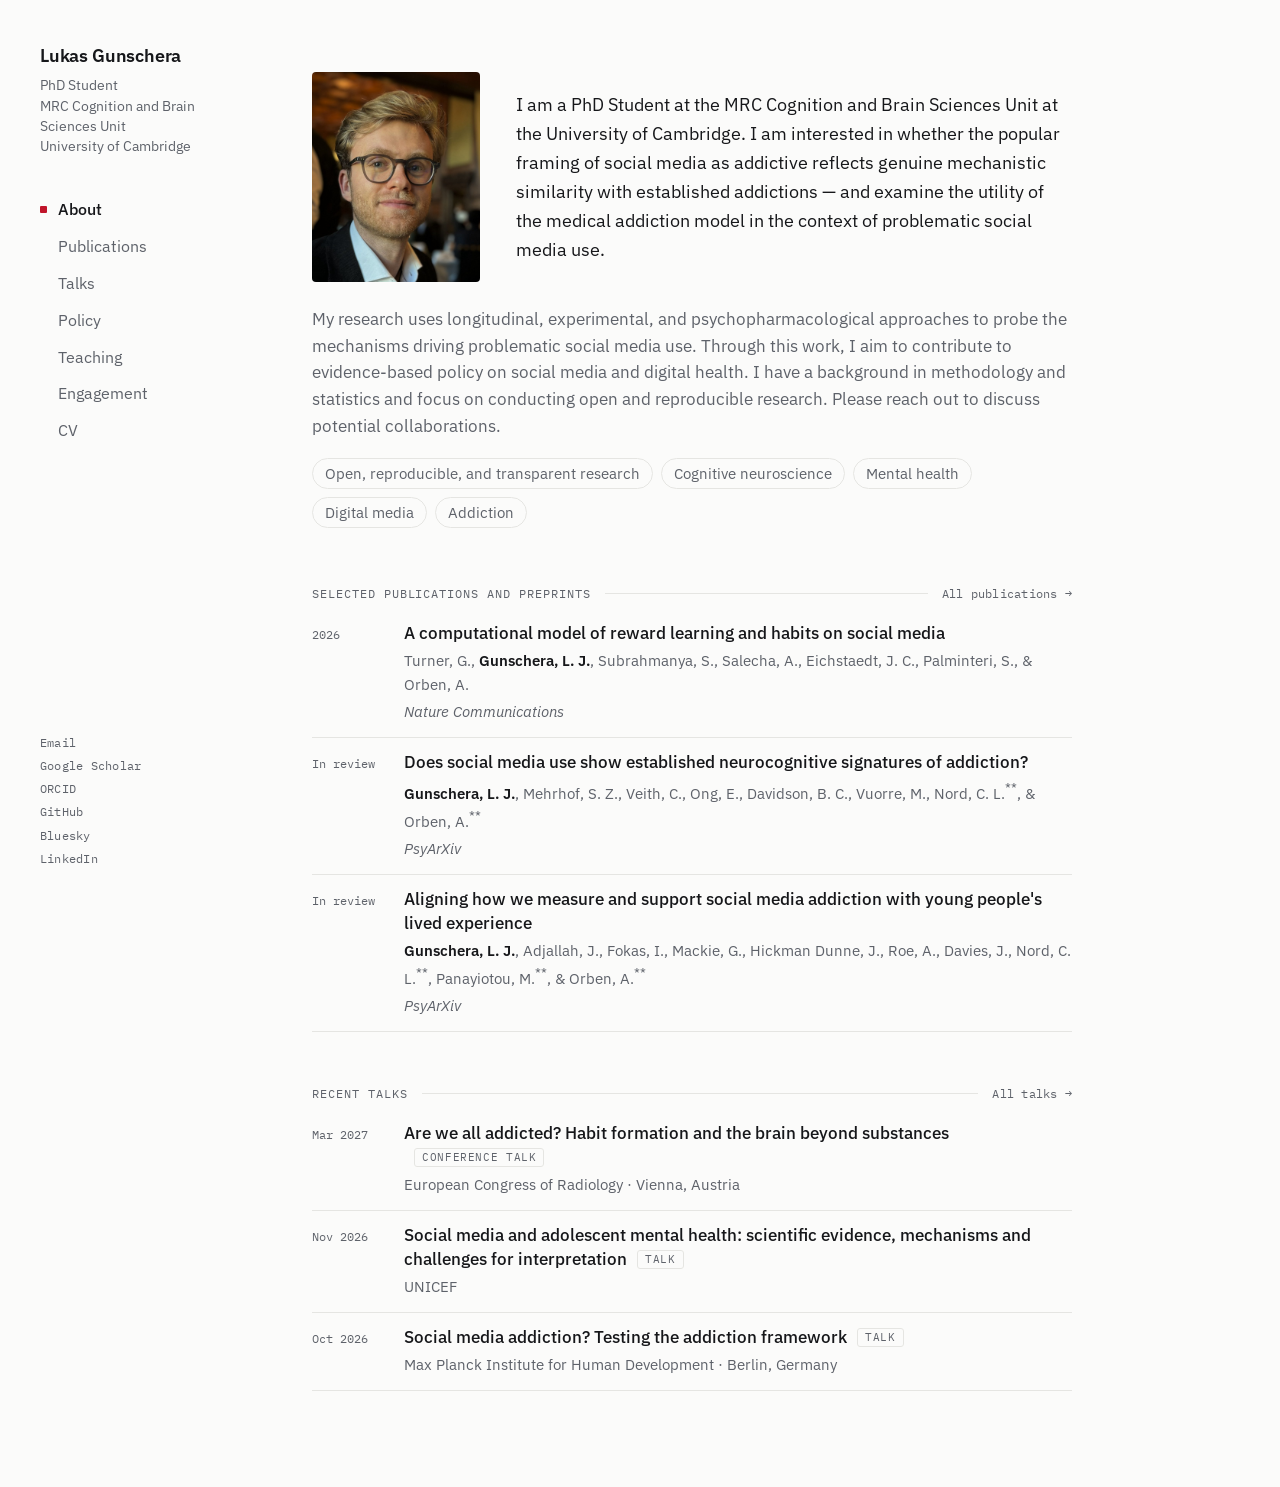
<file: index.html>
<!doctype html>
<html lang="en-GB">
<head>
<meta charset="utf-8">
<meta name="viewport" content="width=device-width, initial-scale=1, viewport-fit=cover">
<title>Lukas Gunschera</title>
<meta name="description" content="Lukas Gunschera, PhD Student at the MRC Cognition and Brain Sciences Unit, University of Cambridge.">
<link rel="canonical" href="https://lukasgunschera.com/">
<meta property="og:title" content="Lukas Gunschera">
<meta property="og:description" content="Lukas Gunschera, PhD Student at the MRC Cognition and Brain Sciences Unit, University of Cambridge.">
<meta property="og:image" content="https://lukasgunschera.com/media/portrait.jpg">
<link rel="icon" href="data:image/svg+xml,%3Csvg xmlns='http://www.w3.org/2000/svg' viewBox='0 0 32 32'%3E%3Crect width='32' height='32' rx='6' fill='%2316171A'/%3E%3Crect x='12' y='12' width='8' height='8' fill='%23C0152A'/%3E%3C/svg%3E">
<link rel="preconnect" href="https://fonts.googleapis.com">
<link rel="preconnect" href="https://fonts.gstatic.com" crossorigin>
<link rel="stylesheet" href="https://fonts.googleapis.com/css2?family=IBM+Plex+Mono:wght@400;500&family=IBM+Plex+Sans:ital,wght@0,400;0,500;0,600;1,400&display=swap">
<link rel="stylesheet" href="/assets/site.css">
<script type="speculationrules">{"prerender":[{"where":{"and":[{"href_matches":"/*"},{"not":{"href_matches":"/media/*"}}]},"eagerness":"moderate"}]}</script>
<script type="application/ld+json">
{"@context":"https://schema.org","@type":"Person","name":"Lukas J. Gunschera","url":"https://lukasgunschera.com/",
 "image":"https://lukasgunschera.com/media/portrait.jpg","jobTitle":"PhD Student",
 "affiliation":{"@type":"Organization","name":"MRC Cognition and Brain Sciences Unit, University of Cambridge"},
 "sameAs":["https://orcid.org/0000-0002-8241-0833","https://scholar.google.com/citations?user=wRydfNQAAAAJ",
           "https://github.com/lukasgunschera","https://bsky.app/profile/lukasgunschera.com","https://www.linkedin.com/in/lukasgunschera/"]}
</script>
</head>
<body>
<div class="shell" data-page="home">
<a class="sr" href="#main">Skip to content</a>
<aside class="side">
  <div>
    <a class="me" href="/">Lukas Gunschera</a>
    <p class="me-role">PhD Student<br>MRC Cognition and Brain Sciences Unit<br>University of Cambridge</p>
  </div>
  <nav class="nav" aria-label="Main">
    <ul>
      <li><a href="/" data-nav="home" aria-current="page"><span class="marker" aria-hidden="true"></span>About</a></li>
      <li><a href="/publications" data-nav="publications">Publications</a></li>
      <li><a href="/talks" data-nav="talks">Talks</a></li>
      <li><a href="/policy" data-nav="policy">Policy</a></li>
      <li><a href="/teaching" data-nav="teaching">Teaching</a></li>
      <li><a href="/engagement" data-nav="engagement">Engagement</a></li>
      <li><a href="/cv" data-nav="cv">CV</a></li>
    </ul>
  </nav>
  <div class="side-links">
    <a data-email href="#">Email</a>
    <a href="https://scholar.google.com/citations?user=wRydfNQAAAAJ">Google Scholar</a>
    <a href="https://orcid.org/0000-0002-8241-0833">ORCID</a>
    <a href="https://github.com/lukasgunschera">GitHub</a>
    <a href="https://bsky.app/profile/lukasgunschera.com">Bluesky</a>
    <a href="https://www.linkedin.com/in/lukasgunschera/">LinkedIn</a>
  </div>
</aside>
<main class="main" id="main">
  <div class="page">
    <h1 class="sr">Lukas Gunschera</h1>
    <div id="content">
      <div class="intro">
        <img class="portrait" src="/media/portrait.jpg" width="168" height="210" alt="Lukas Gunschera">
        <div class="bio-lead" id="bio-lead"><div class="loading"></div></div>
        <div class="bio-rest" id="bio-rest"></div>
        <ul class="chips" id="interests" aria-label="Interests"></ul>
      </div>
      <div id="home-lists"></div>
    </div>
    <footer class="foot-links">
    <a data-email href="#">Email</a>
    <a href="https://scholar.google.com/citations?user=wRydfNQAAAAJ">Google Scholar</a>
    <a href="https://orcid.org/0000-0002-8241-0833">ORCID</a>
    <a href="https://github.com/lukasgunschera">GitHub</a>
    <a href="https://bsky.app/profile/lukasgunschera.com">Bluesky</a>
    <a href="https://www.linkedin.com/in/lukasgunschera/">LinkedIn</a>
    </footer>
  </div>
</main>
</div>
<script src="/assets/site.js"></script>
</body>
</html>
</file>
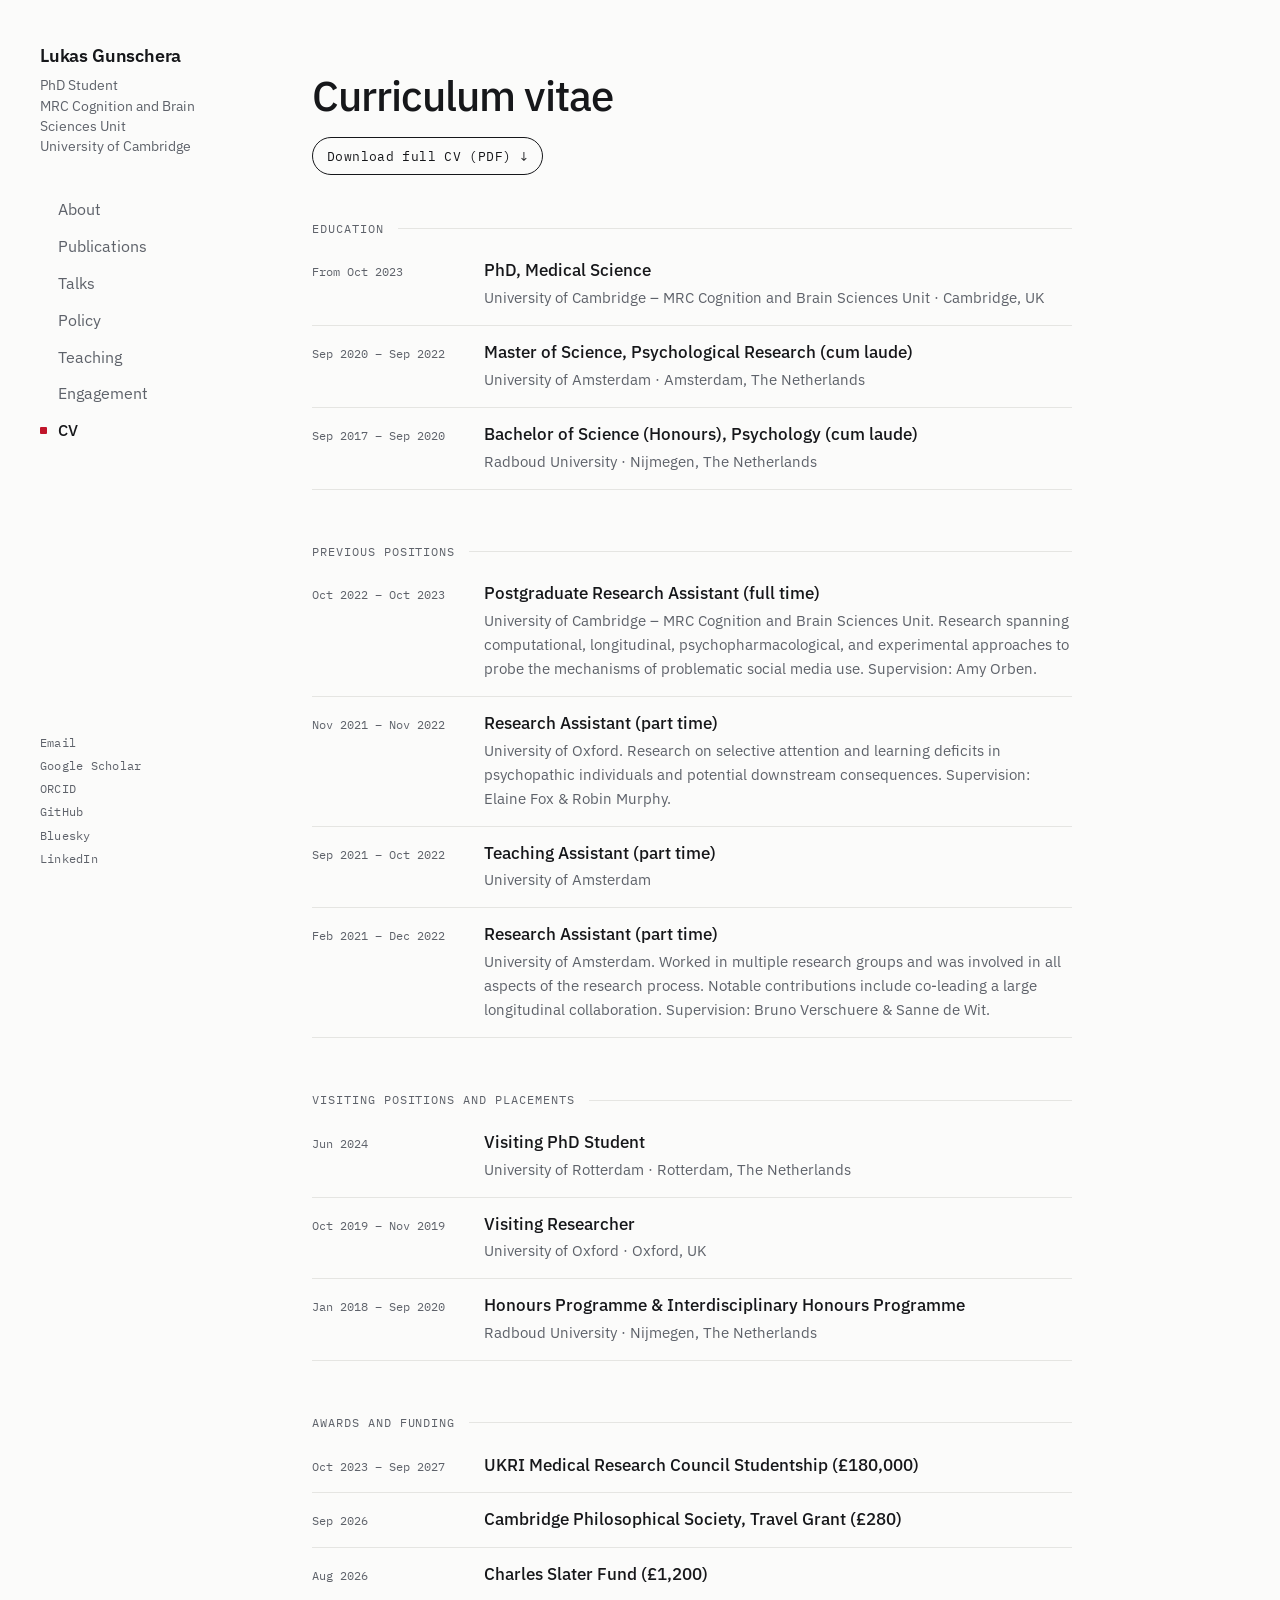
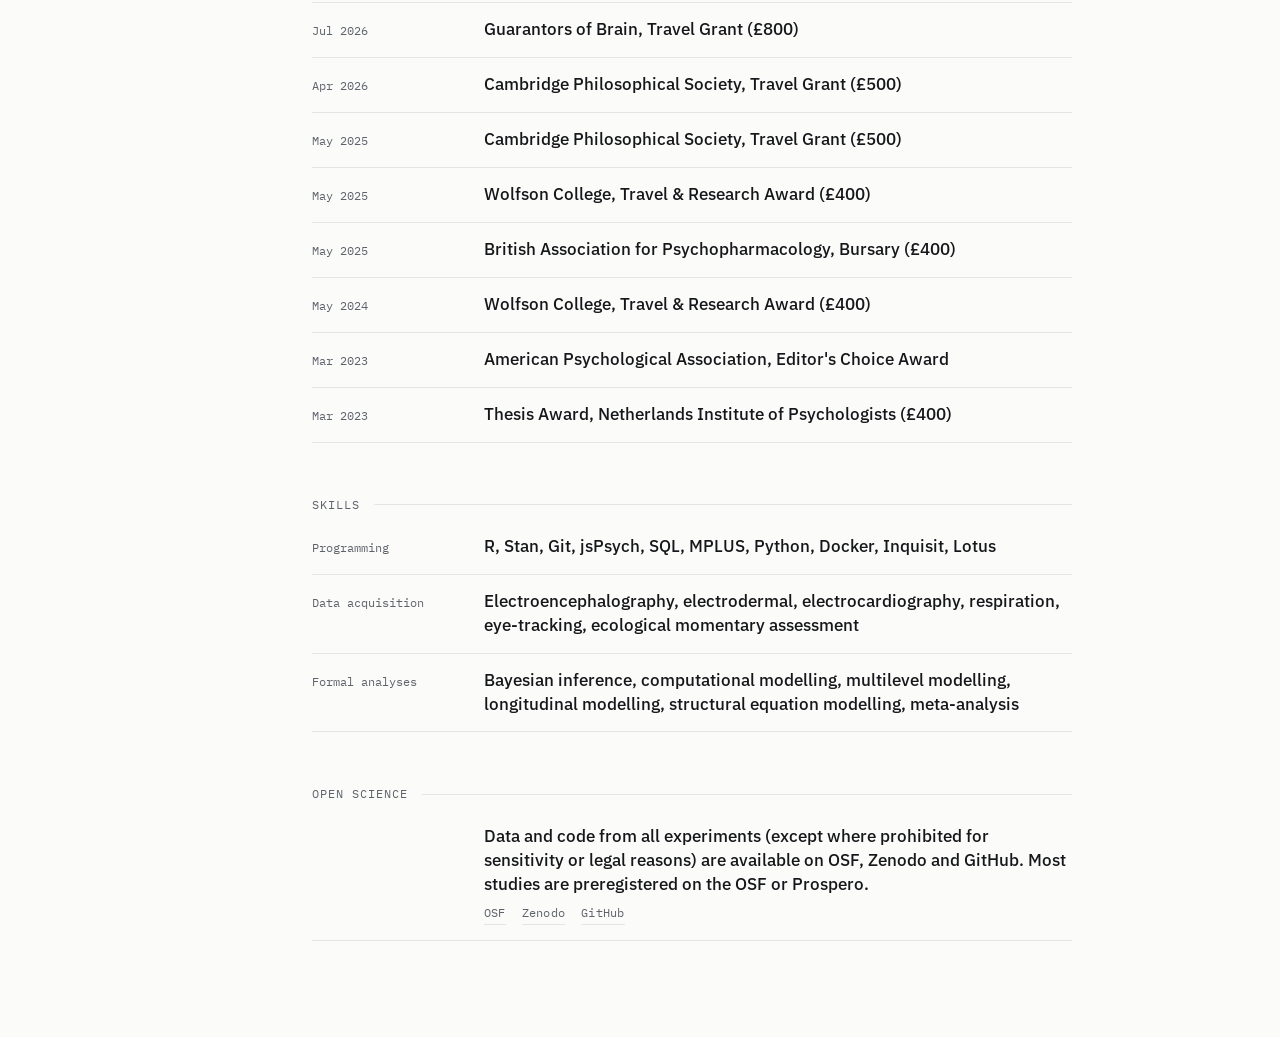
<file: cv.html>
<!doctype html>
<html lang="en-GB">
<head>
<meta charset="utf-8">
<meta name="viewport" content="width=device-width, initial-scale=1, viewport-fit=cover">
<title>CV · Lukas Gunschera</title>
<meta name="description" content="Education, positions, awards and skills of Lukas Gunschera.">
<link rel="canonical" href="https://lukasgunschera.com/cv">
<meta property="og:title" content="CV · Lukas Gunschera">
<meta property="og:description" content="Education, positions, awards and skills of Lukas Gunschera.">
<meta property="og:image" content="https://lukasgunschera.com/media/portrait.jpg">
<link rel="icon" href="data:image/svg+xml,%3Csvg xmlns='http://www.w3.org/2000/svg' viewBox='0 0 32 32'%3E%3Crect width='32' height='32' rx='6' fill='%2316171A'/%3E%3Crect x='12' y='12' width='8' height='8' fill='%23C0152A'/%3E%3C/svg%3E">
<link rel="preconnect" href="https://fonts.googleapis.com">
<link rel="preconnect" href="https://fonts.gstatic.com" crossorigin>
<link rel="stylesheet" href="https://fonts.googleapis.com/css2?family=IBM+Plex+Mono:wght@400;500&family=IBM+Plex+Sans:ital,wght@0,400;0,500;0,600;1,400&display=swap">
<link rel="stylesheet" href="/assets/site.css">
<script type="speculationrules">{"prerender":[{"where":{"and":[{"href_matches":"/*"},{"not":{"href_matches":"/media/*"}}]},"eagerness":"moderate"}]}</script>
</head>
<body>
<div class="shell" data-page="cv">
<a class="sr" href="#main">Skip to content</a>
<aside class="side">
  <div>
    <a class="me" href="/">Lukas Gunschera</a>
    <p class="me-role">PhD Student<br>MRC Cognition and Brain Sciences Unit<br>University of Cambridge</p>
  </div>
  <nav class="nav" aria-label="Main">
    <ul>
      <li><a href="/" data-nav="home">About</a></li>
      <li><a href="/publications" data-nav="publications">Publications</a></li>
      <li><a href="/talks" data-nav="talks">Talks</a></li>
      <li><a href="/policy" data-nav="policy">Policy</a></li>
      <li><a href="/teaching" data-nav="teaching">Teaching</a></li>
      <li><a href="/engagement" data-nav="engagement">Engagement</a></li>
      <li><a href="/cv" data-nav="cv" aria-current="page"><span class="marker" aria-hidden="true"></span>CV</a></li>
    </ul>
  </nav>
  <div class="side-links">
    <a data-email href="#">Email</a>
    <a href="https://scholar.google.com/citations?user=wRydfNQAAAAJ">Google Scholar</a>
    <a href="https://orcid.org/0000-0002-8241-0833">ORCID</a>
    <a href="https://github.com/lukasgunschera">GitHub</a>
    <a href="https://bsky.app/profile/lukasgunschera.com">Bluesky</a>
    <a href="https://www.linkedin.com/in/lukasgunschera/">LinkedIn</a>
  </div>
</aside>
<main class="main" id="main">
  <div class="page">
    <header class="page-head">
      <h1>Curriculum vitae<sup class="count" id="count"></sup></h1>
      <a class="action" href="/media/cv.pdf">Download full CV (PDF) ↓</a>
    </header>
    <div id="content"><div class="loading"></div></div>
    <footer class="foot-links">
    <a data-email href="#">Email</a>
    <a href="https://scholar.google.com/citations?user=wRydfNQAAAAJ">Google Scholar</a>
    <a href="https://orcid.org/0000-0002-8241-0833">ORCID</a>
    <a href="https://github.com/lukasgunschera">GitHub</a>
    <a href="https://bsky.app/profile/lukasgunschera.com">Bluesky</a>
    <a href="https://www.linkedin.com/in/lukasgunschera/">LinkedIn</a>
    </footer>
  </div>
</main>
</div>
<script src="/assets/site.js"></script>
</body>
</html>
</file>
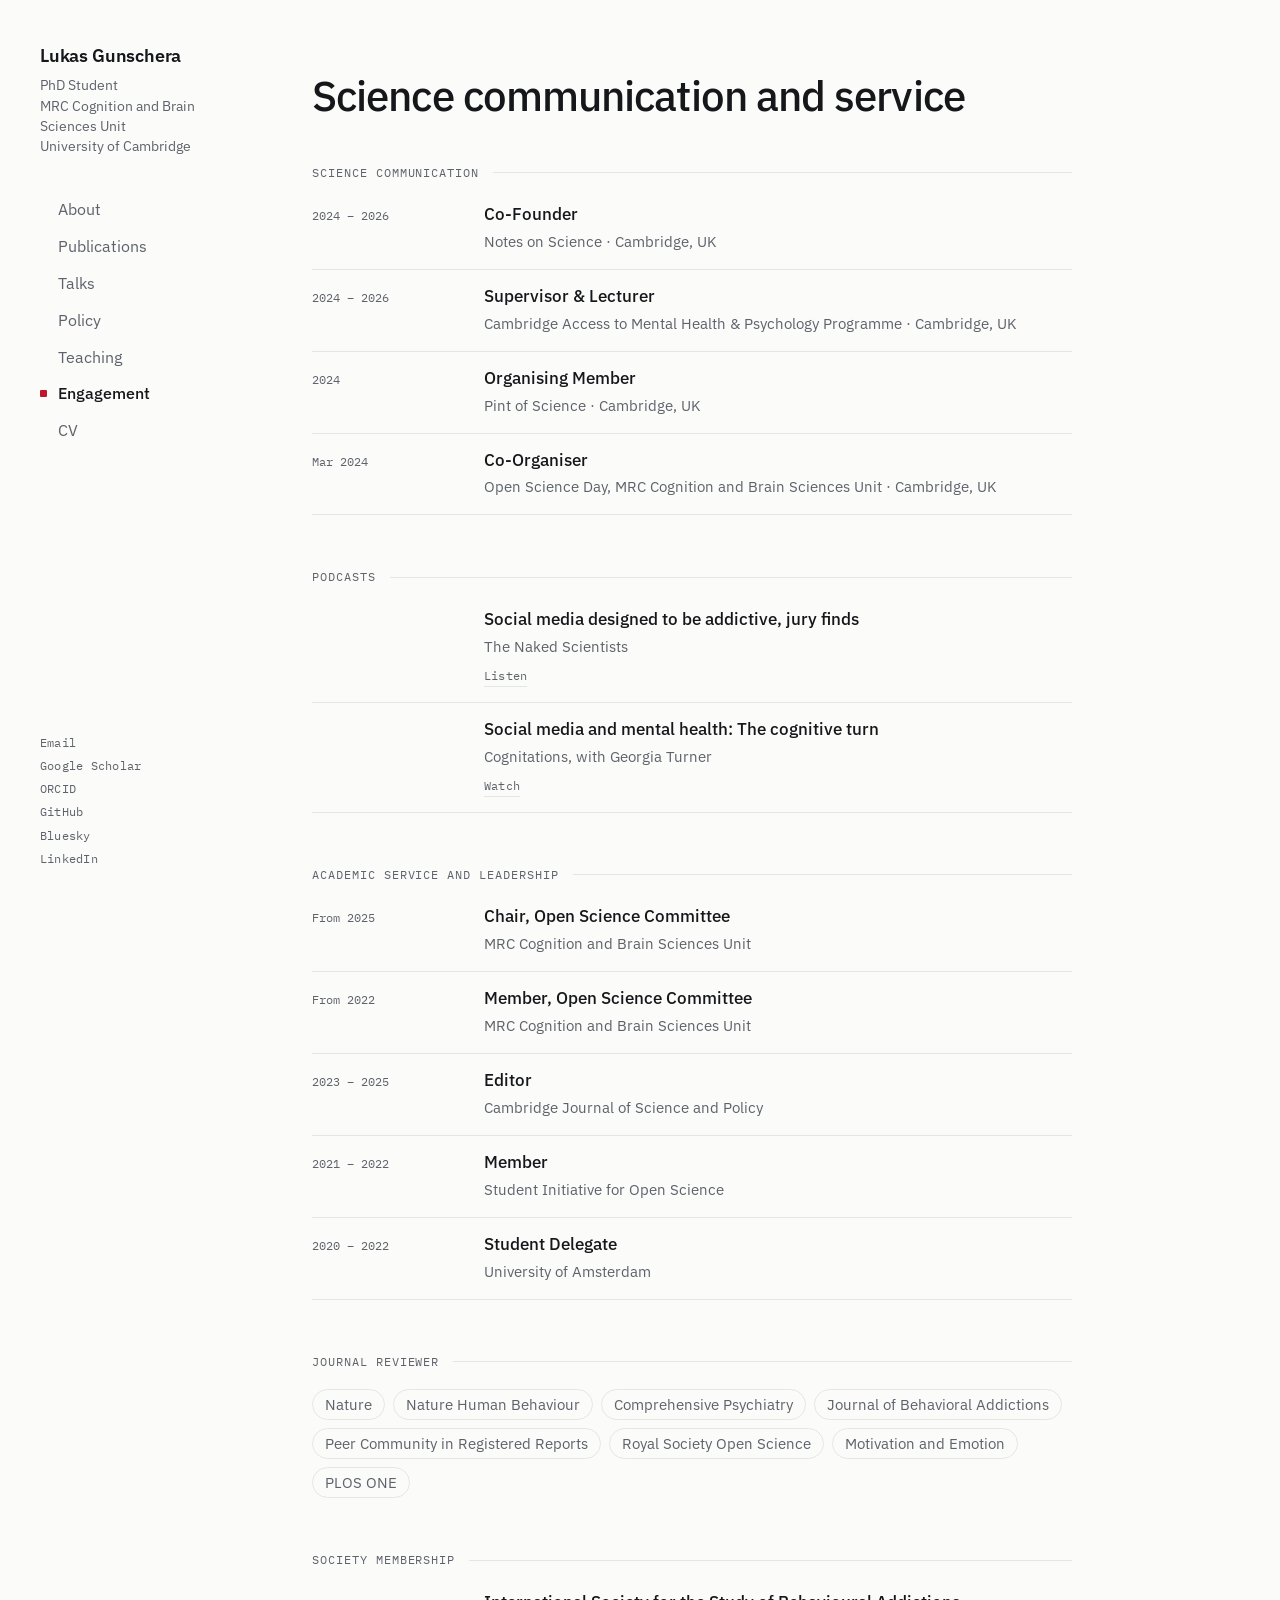
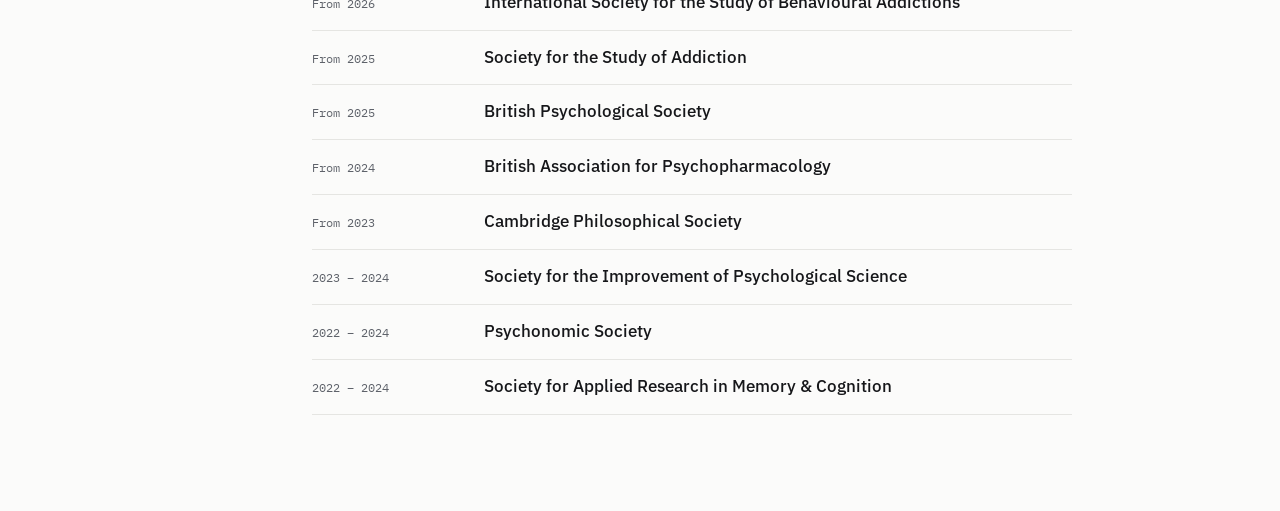
<file: engagement.html>
<!doctype html>
<html lang="en-GB">
<head>
<meta charset="utf-8">
<meta name="viewport" content="width=device-width, initial-scale=1, viewport-fit=cover">
<title>Engagement · Lukas Gunschera</title>
<meta name="description" content="Science communication, academic service and reviewing by Lukas Gunschera.">
<link rel="canonical" href="https://lukasgunschera.com/engagement">
<meta property="og:title" content="Engagement · Lukas Gunschera">
<meta property="og:description" content="Science communication, academic service and reviewing by Lukas Gunschera.">
<meta property="og:image" content="https://lukasgunschera.com/media/portrait.jpg">
<link rel="icon" href="data:image/svg+xml,%3Csvg xmlns='http://www.w3.org/2000/svg' viewBox='0 0 32 32'%3E%3Crect width='32' height='32' rx='6' fill='%2316171A'/%3E%3Crect x='12' y='12' width='8' height='8' fill='%23C0152A'/%3E%3C/svg%3E">
<link rel="preconnect" href="https://fonts.googleapis.com">
<link rel="preconnect" href="https://fonts.gstatic.com" crossorigin>
<link rel="stylesheet" href="https://fonts.googleapis.com/css2?family=IBM+Plex+Mono:wght@400;500&family=IBM+Plex+Sans:ital,wght@0,400;0,500;0,600;1,400&display=swap">
<link rel="stylesheet" href="/assets/site.css">
<script type="speculationrules">{"prerender":[{"where":{"and":[{"href_matches":"/*"},{"not":{"href_matches":"/media/*"}}]},"eagerness":"moderate"}]}</script>
</head>
<body>
<div class="shell" data-page="engagement">
<a class="sr" href="#main">Skip to content</a>
<aside class="side">
  <div>
    <a class="me" href="/">Lukas Gunschera</a>
    <p class="me-role">PhD Student<br>MRC Cognition and Brain Sciences Unit<br>University of Cambridge</p>
  </div>
  <nav class="nav" aria-label="Main">
    <ul>
      <li><a href="/" data-nav="home">About</a></li>
      <li><a href="/publications" data-nav="publications">Publications</a></li>
      <li><a href="/talks" data-nav="talks">Talks</a></li>
      <li><a href="/policy" data-nav="policy">Policy</a></li>
      <li><a href="/teaching" data-nav="teaching">Teaching</a></li>
      <li><a href="/engagement" data-nav="engagement" aria-current="page"><span class="marker" aria-hidden="true"></span>Engagement</a></li>
      <li><a href="/cv" data-nav="cv">CV</a></li>
    </ul>
  </nav>
  <div class="side-links">
    <a data-email href="#">Email</a>
    <a href="https://scholar.google.com/citations?user=wRydfNQAAAAJ">Google Scholar</a>
    <a href="https://orcid.org/0000-0002-8241-0833">ORCID</a>
    <a href="https://github.com/lukasgunschera">GitHub</a>
    <a href="https://bsky.app/profile/lukasgunschera.com">Bluesky</a>
    <a href="https://www.linkedin.com/in/lukasgunschera/">LinkedIn</a>
  </div>
</aside>
<main class="main" id="main">
  <div class="page">
    <header class="page-head">
      <h1>Science communication and service<sup class="count" id="count"></sup></h1>
    </header>
    <div id="content"><div class="loading"></div></div>
    <footer class="foot-links">
    <a data-email href="#">Email</a>
    <a href="https://scholar.google.com/citations?user=wRydfNQAAAAJ">Google Scholar</a>
    <a href="https://orcid.org/0000-0002-8241-0833">ORCID</a>
    <a href="https://github.com/lukasgunschera">GitHub</a>
    <a href="https://bsky.app/profile/lukasgunschera.com">Bluesky</a>
    <a href="https://www.linkedin.com/in/lukasgunschera/">LinkedIn</a>
    </footer>
  </div>
</main>
</div>
<script src="/assets/site.js"></script>
</body>
</html>
</file>
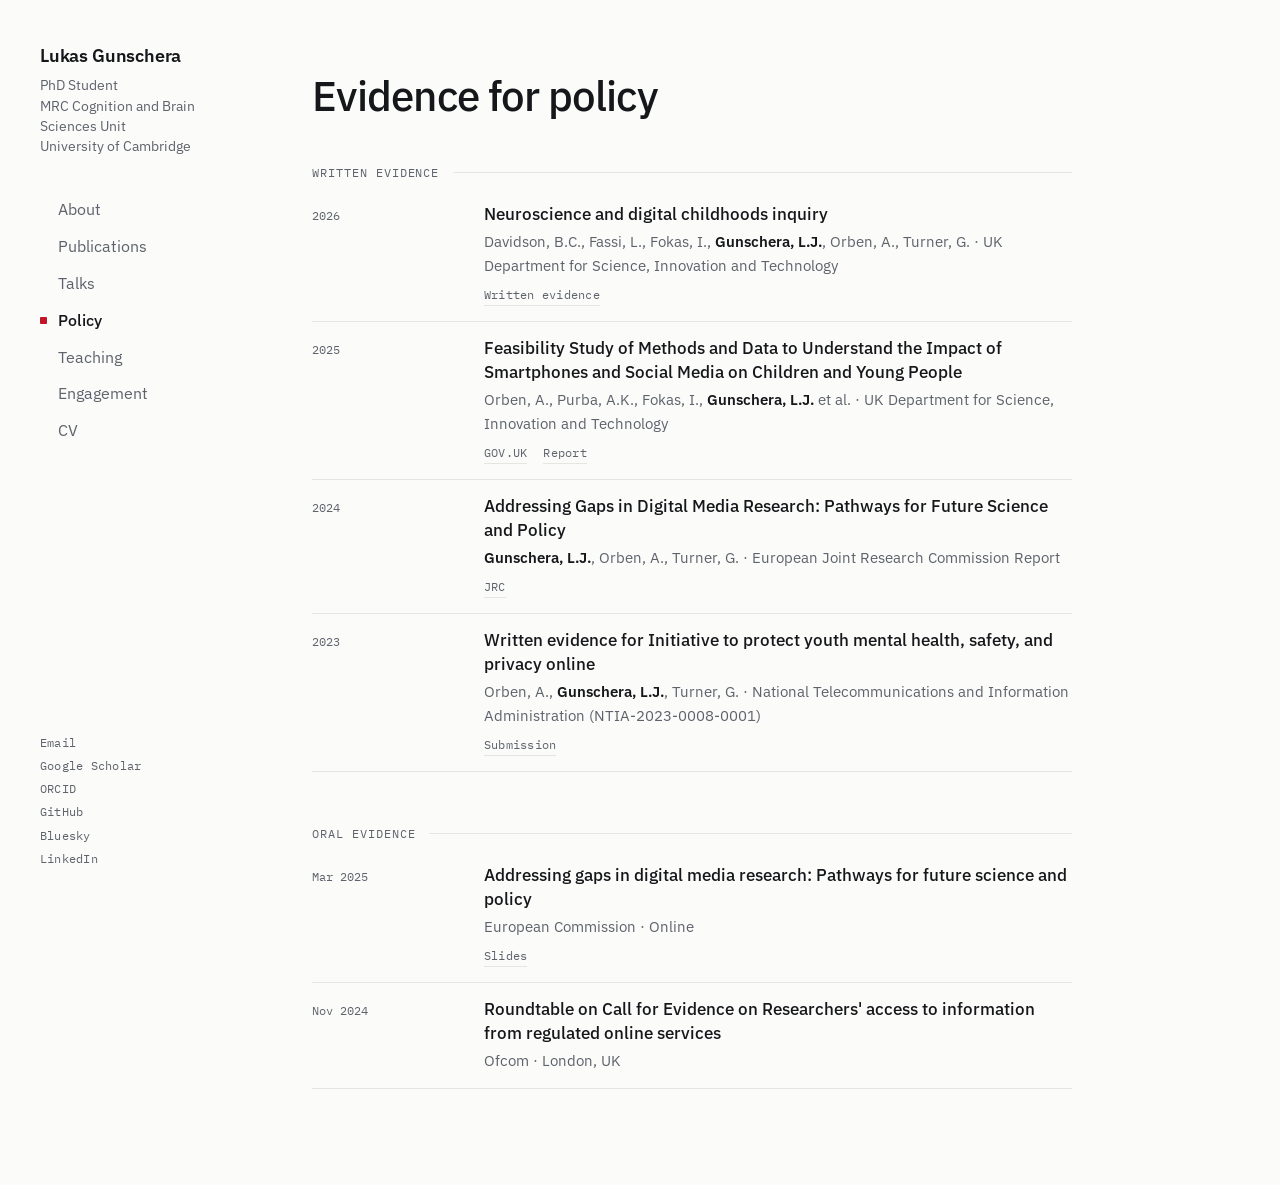
<file: policy.html>
<!doctype html>
<html lang="en-GB">
<head>
<meta charset="utf-8">
<meta name="viewport" content="width=device-width, initial-scale=1, viewport-fit=cover">
<title>Evidence for policy · Lukas Gunschera</title>
<meta name="description" content="Written and oral evidence by Lukas Gunschera.">
<link rel="canonical" href="https://lukasgunschera.com/policy">
<meta property="og:title" content="Evidence for policy · Lukas Gunschera">
<meta property="og:description" content="Written and oral evidence by Lukas Gunschera.">
<meta property="og:image" content="https://lukasgunschera.com/media/portrait.jpg">
<link rel="icon" href="data:image/svg+xml,%3Csvg xmlns='http://www.w3.org/2000/svg' viewBox='0 0 32 32'%3E%3Crect width='32' height='32' rx='6' fill='%2316171A'/%3E%3Crect x='12' y='12' width='8' height='8' fill='%23C0152A'/%3E%3C/svg%3E">
<link rel="preconnect" href="https://fonts.googleapis.com">
<link rel="preconnect" href="https://fonts.gstatic.com" crossorigin>
<link rel="stylesheet" href="https://fonts.googleapis.com/css2?family=IBM+Plex+Mono:wght@400;500&family=IBM+Plex+Sans:ital,wght@0,400;0,500;0,600;1,400&display=swap">
<link rel="stylesheet" href="/assets/site.css">
<script type="speculationrules">{"prerender":[{"where":{"and":[{"href_matches":"/*"},{"not":{"href_matches":"/media/*"}}]},"eagerness":"moderate"}]}</script>
</head>
<body>
<div class="shell" data-page="policy">
<a class="sr" href="#main">Skip to content</a>
<aside class="side">
  <div>
    <a class="me" href="/">Lukas Gunschera</a>
    <p class="me-role">PhD Student<br>MRC Cognition and Brain Sciences Unit<br>University of Cambridge</p>
  </div>
  <nav class="nav" aria-label="Main">
    <ul>
      <li><a href="/" data-nav="home">About</a></li>
      <li><a href="/publications" data-nav="publications">Publications</a></li>
      <li><a href="/talks" data-nav="talks">Talks</a></li>
      <li><a href="/policy" data-nav="policy" aria-current="page"><span class="marker" aria-hidden="true"></span>Policy</a></li>
      <li><a href="/teaching" data-nav="teaching">Teaching</a></li>
      <li><a href="/engagement" data-nav="engagement">Engagement</a></li>
      <li><a href="/cv" data-nav="cv">CV</a></li>
    </ul>
  </nav>
  <div class="side-links">
    <a data-email href="#">Email</a>
    <a href="https://scholar.google.com/citations?user=wRydfNQAAAAJ">Google Scholar</a>
    <a href="https://orcid.org/0000-0002-8241-0833">ORCID</a>
    <a href="https://github.com/lukasgunschera">GitHub</a>
    <a href="https://bsky.app/profile/lukasgunschera.com">Bluesky</a>
    <a href="https://www.linkedin.com/in/lukasgunschera/">LinkedIn</a>
  </div>
</aside>
<main class="main" id="main">
  <div class="page">
    <header class="page-head">
      <h1>Evidence for policy<sup class="count" id="count"></sup></h1>
    </header>
    <div id="content"><div class="loading"></div></div>
    <footer class="foot-links">
    <a data-email href="#">Email</a>
    <a href="https://scholar.google.com/citations?user=wRydfNQAAAAJ">Google Scholar</a>
    <a href="https://orcid.org/0000-0002-8241-0833">ORCID</a>
    <a href="https://github.com/lukasgunschera">GitHub</a>
    <a href="https://bsky.app/profile/lukasgunschera.com">Bluesky</a>
    <a href="https://www.linkedin.com/in/lukasgunschera/">LinkedIn</a>
    </footer>
  </div>
</main>
</div>
<script src="/assets/site.js"></script>
</body>
</html>
</file>
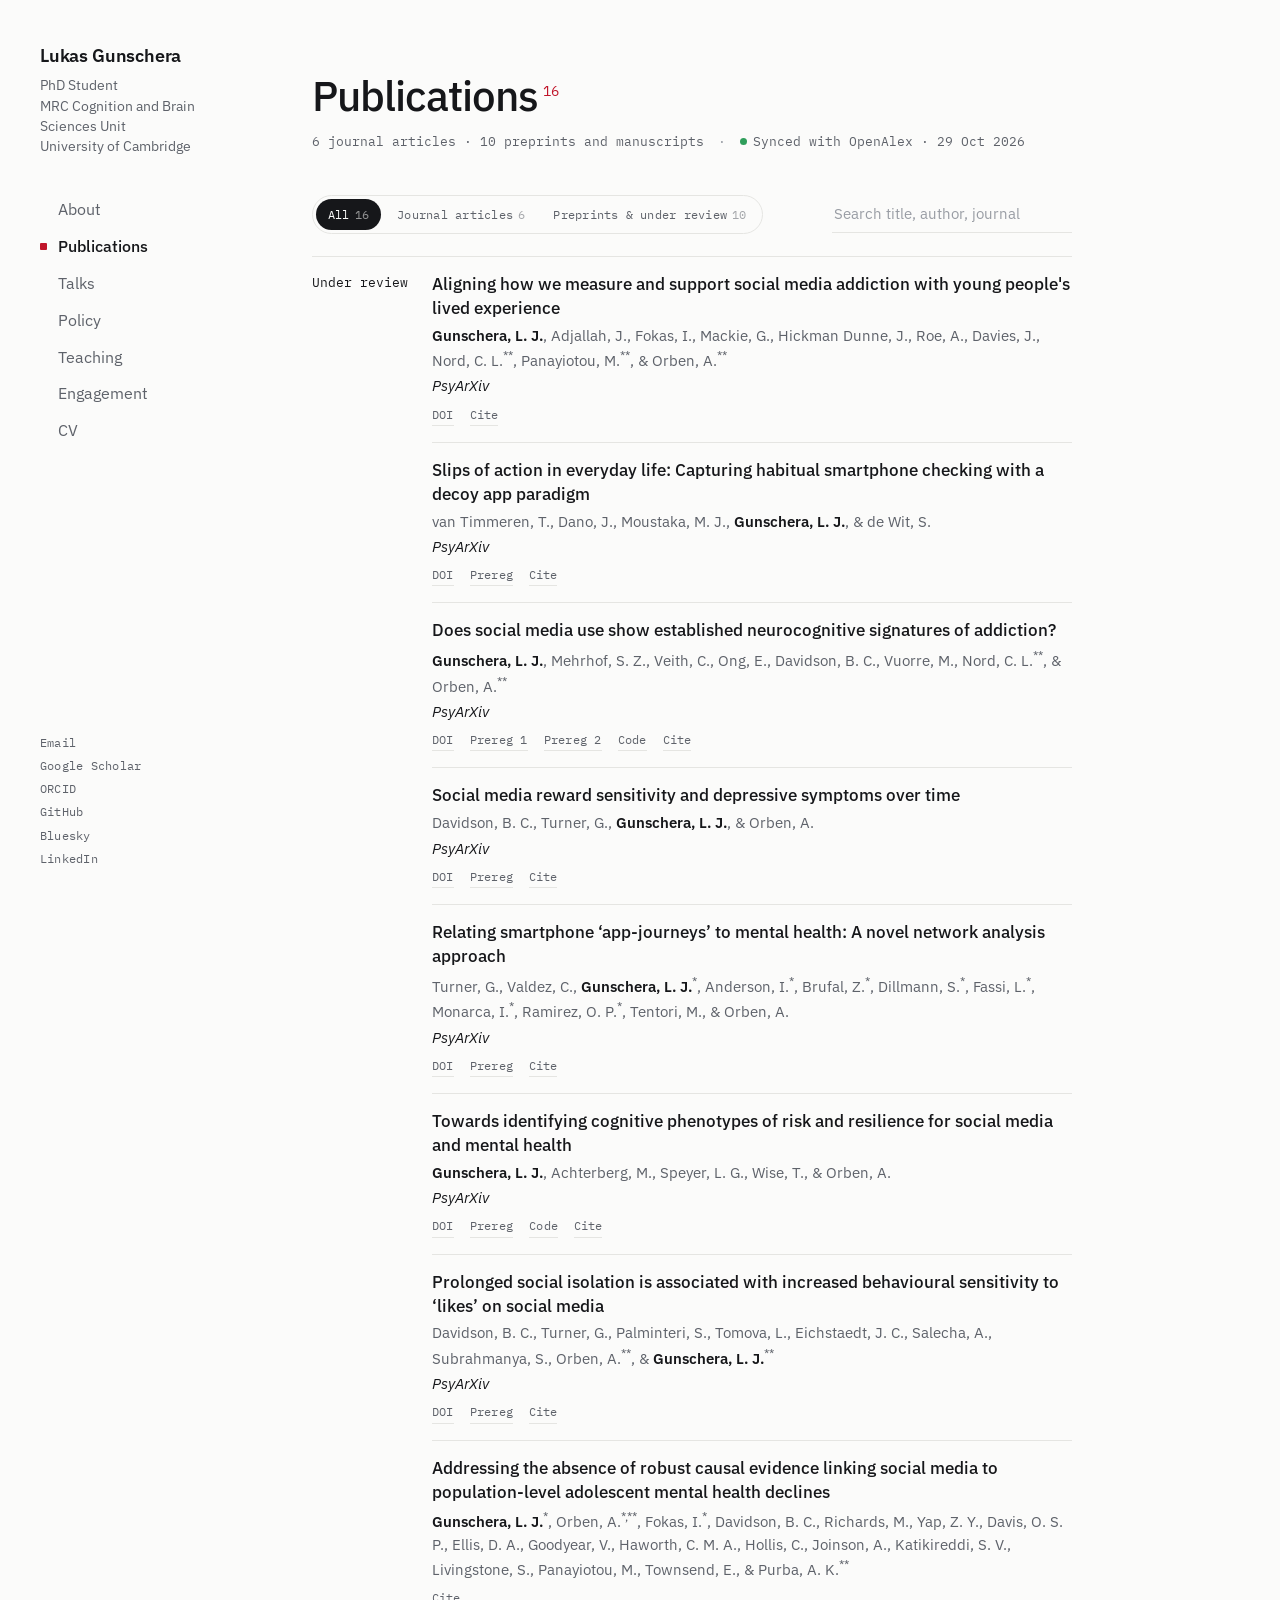
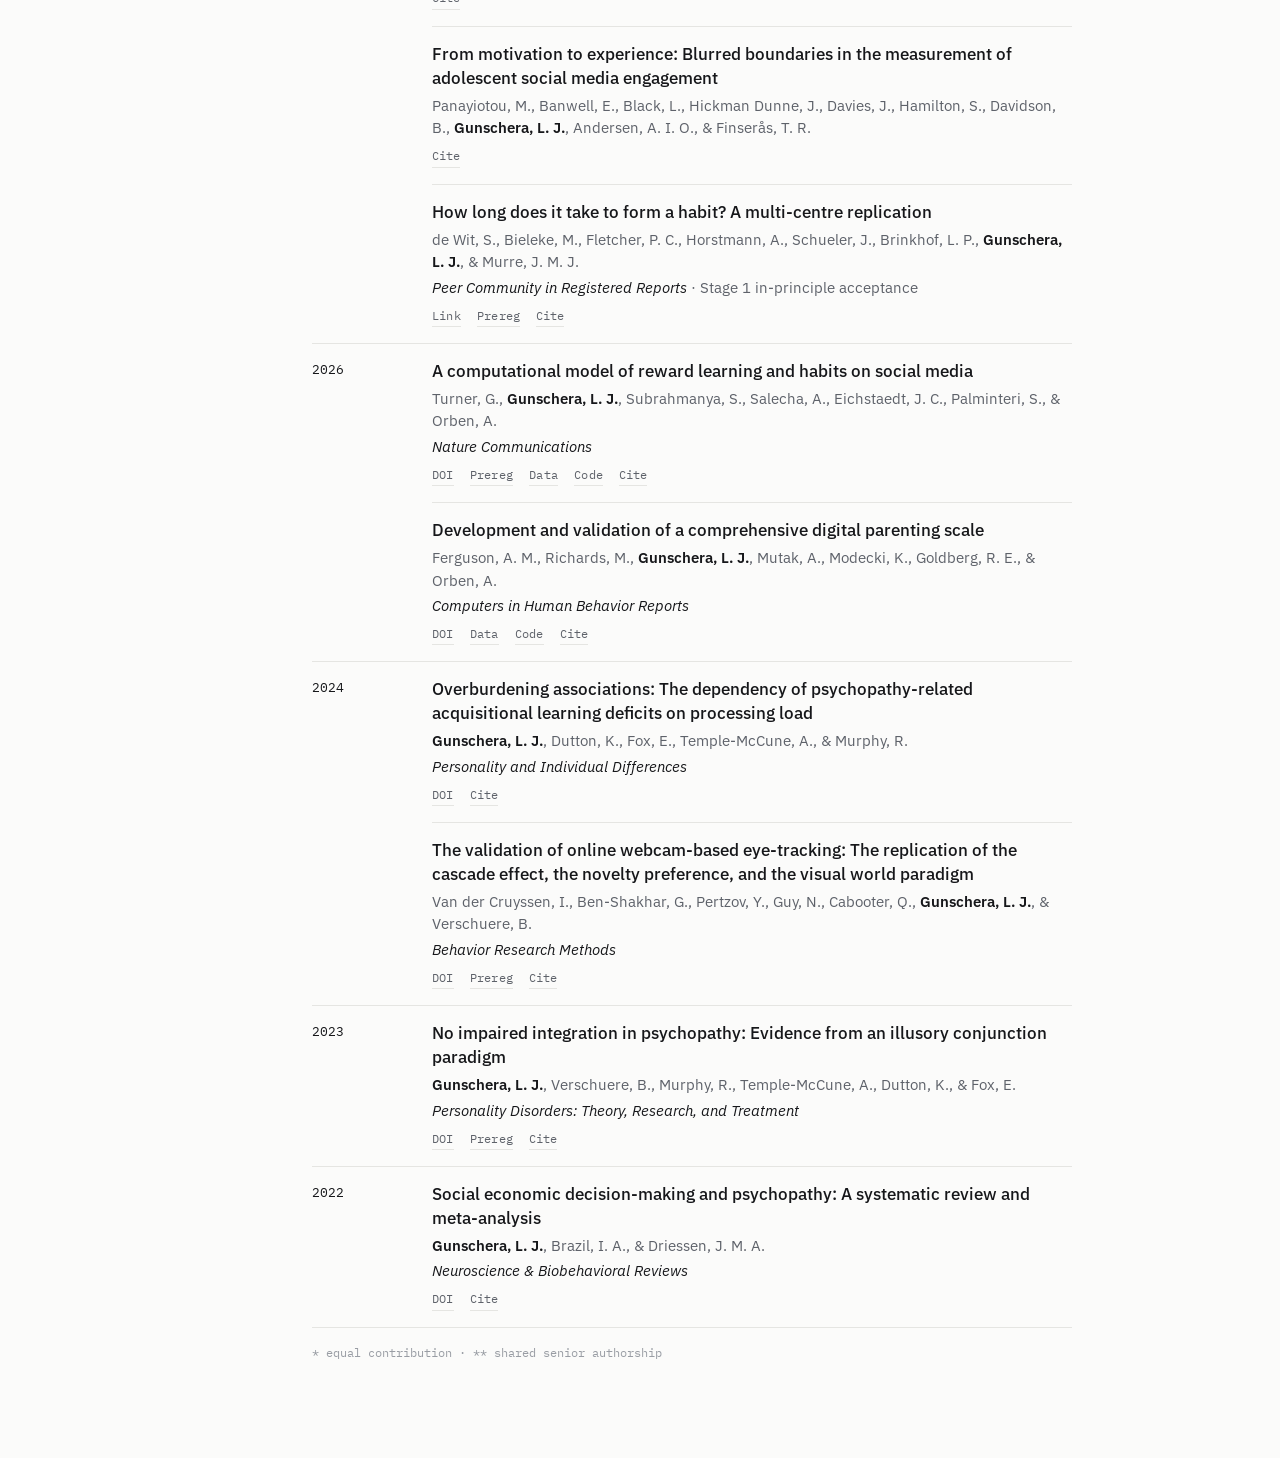
<file: publications.html>
<!doctype html>
<html lang="en-GB">
<head>
<meta charset="utf-8">
<meta name="viewport" content="width=device-width, initial-scale=1, viewport-fit=cover">
<title>Publications · Lukas Gunschera</title>
<meta name="description" content="Journal articles, preprints and manuscripts by Lukas Gunschera, updated automatically from OpenAlex.">
<link rel="canonical" href="https://lukasgunschera.com/publications">
<meta property="og:title" content="Publications · Lukas Gunschera">
<meta property="og:description" content="Journal articles, preprints and manuscripts by Lukas Gunschera, updated automatically from OpenAlex.">
<meta property="og:image" content="https://lukasgunschera.com/media/portrait.jpg">
<link rel="icon" href="data:image/svg+xml,%3Csvg xmlns='http://www.w3.org/2000/svg' viewBox='0 0 32 32'%3E%3Crect width='32' height='32' rx='6' fill='%2316171A'/%3E%3Crect x='12' y='12' width='8' height='8' fill='%23C0152A'/%3E%3C/svg%3E">
<link rel="preconnect" href="https://fonts.googleapis.com">
<link rel="preconnect" href="https://fonts.gstatic.com" crossorigin>
<link rel="stylesheet" href="https://fonts.googleapis.com/css2?family=IBM+Plex+Mono:wght@400;500&family=IBM+Plex+Sans:ital,wght@0,400;0,500;0,600;1,400&display=swap">
<link rel="stylesheet" href="/assets/site.css">
<script type="speculationrules">{"prerender":[{"where":{"and":[{"href_matches":"/*"},{"not":{"href_matches":"/media/*"}}]},"eagerness":"moderate"}]}</script>
</head>
<body>
<div class="shell" data-page="publications">
<a class="sr" href="#main">Skip to content</a>
<aside class="side">
  <div>
    <a class="me" href="/">Lukas Gunschera</a>
    <p class="me-role">PhD Student<br>MRC Cognition and Brain Sciences Unit<br>University of Cambridge</p>
  </div>
  <nav class="nav" aria-label="Main">
    <ul>
      <li><a href="/" data-nav="home">About</a></li>
      <li><a href="/publications" data-nav="publications" aria-current="page"><span class="marker" aria-hidden="true"></span>Publications</a></li>
      <li><a href="/talks" data-nav="talks">Talks</a></li>
      <li><a href="/policy" data-nav="policy">Policy</a></li>
      <li><a href="/teaching" data-nav="teaching">Teaching</a></li>
      <li><a href="/engagement" data-nav="engagement">Engagement</a></li>
      <li><a href="/cv" data-nav="cv">CV</a></li>
    </ul>
  </nav>
  <div class="side-links">
    <a data-email href="#">Email</a>
    <a href="https://scholar.google.com/citations?user=wRydfNQAAAAJ">Google Scholar</a>
    <a href="https://orcid.org/0000-0002-8241-0833">ORCID</a>
    <a href="https://github.com/lukasgunschera">GitHub</a>
    <a href="https://bsky.app/profile/lukasgunschera.com">Bluesky</a>
    <a href="https://www.linkedin.com/in/lukasgunschera/">LinkedIn</a>
  </div>
</aside>
<main class="main" id="main">
  <div class="page">
    <header class="page-head">
      <h1>Publications<sup class="count" id="count"></sup></h1>
      <p class="page-meta" id="meta"></p>
    </header>
    <div id="content"><div class="loading"></div></div>
    <footer class="foot-links">
    <a data-email href="#">Email</a>
    <a href="https://scholar.google.com/citations?user=wRydfNQAAAAJ">Google Scholar</a>
    <a href="https://orcid.org/0000-0002-8241-0833">ORCID</a>
    <a href="https://github.com/lukasgunschera">GitHub</a>
    <a href="https://bsky.app/profile/lukasgunschera.com">Bluesky</a>
    <a href="https://www.linkedin.com/in/lukasgunschera/">LinkedIn</a>
    </footer>
  </div>
</main>
</div>
<script src="/assets/site.js"></script>
</body>
</html>
</file>
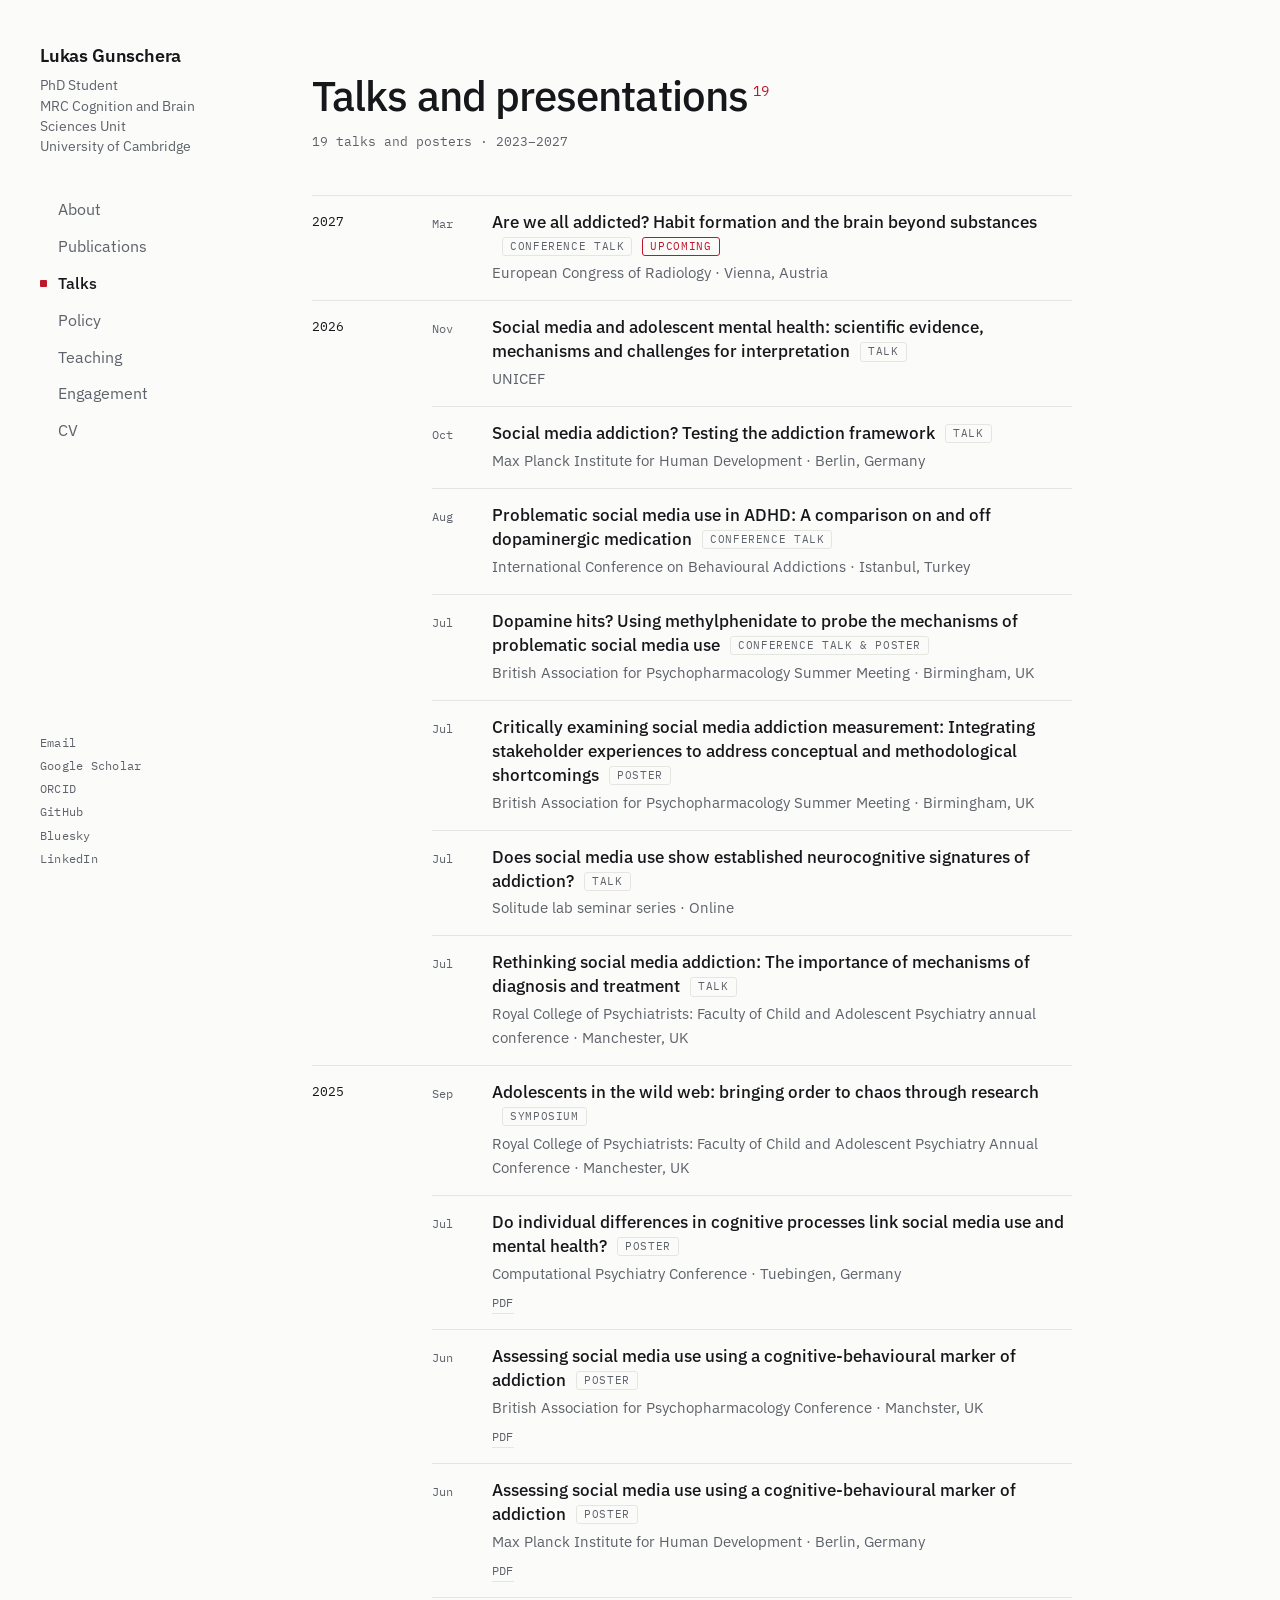
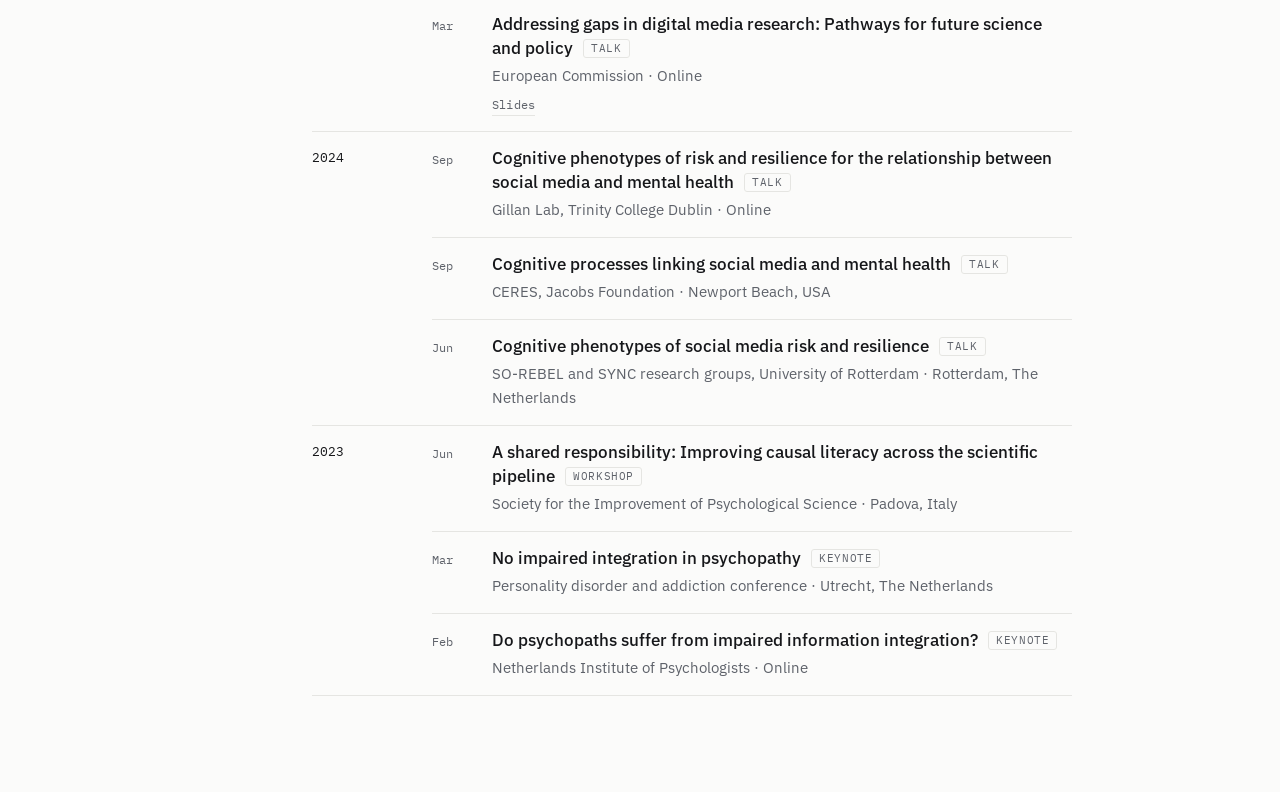
<file: talks.html>
<!doctype html>
<html lang="en-GB">
<head>
<meta charset="utf-8">
<meta name="viewport" content="width=device-width, initial-scale=1, viewport-fit=cover">
<title>Talks · Lukas Gunschera</title>
<meta name="description" content="Talks, posters and keynotes by Lukas Gunschera.">
<link rel="canonical" href="https://lukasgunschera.com/talks">
<meta property="og:title" content="Talks · Lukas Gunschera">
<meta property="og:description" content="Talks, posters and keynotes by Lukas Gunschera.">
<meta property="og:image" content="https://lukasgunschera.com/media/portrait.jpg">
<link rel="icon" href="data:image/svg+xml,%3Csvg xmlns='http://www.w3.org/2000/svg' viewBox='0 0 32 32'%3E%3Crect width='32' height='32' rx='6' fill='%2316171A'/%3E%3Crect x='12' y='12' width='8' height='8' fill='%23C0152A'/%3E%3C/svg%3E">
<link rel="preconnect" href="https://fonts.googleapis.com">
<link rel="preconnect" href="https://fonts.gstatic.com" crossorigin>
<link rel="stylesheet" href="https://fonts.googleapis.com/css2?family=IBM+Plex+Mono:wght@400;500&family=IBM+Plex+Sans:ital,wght@0,400;0,500;0,600;1,400&display=swap">
<link rel="stylesheet" href="/assets/site.css">
<script type="speculationrules">{"prerender":[{"where":{"and":[{"href_matches":"/*"},{"not":{"href_matches":"/media/*"}}]},"eagerness":"moderate"}]}</script>
</head>
<body>
<div class="shell" data-page="talks">
<a class="sr" href="#main">Skip to content</a>
<aside class="side">
  <div>
    <a class="me" href="/">Lukas Gunschera</a>
    <p class="me-role">PhD Student<br>MRC Cognition and Brain Sciences Unit<br>University of Cambridge</p>
  </div>
  <nav class="nav" aria-label="Main">
    <ul>
      <li><a href="/" data-nav="home">About</a></li>
      <li><a href="/publications" data-nav="publications">Publications</a></li>
      <li><a href="/talks" data-nav="talks" aria-current="page"><span class="marker" aria-hidden="true"></span>Talks</a></li>
      <li><a href="/policy" data-nav="policy">Policy</a></li>
      <li><a href="/teaching" data-nav="teaching">Teaching</a></li>
      <li><a href="/engagement" data-nav="engagement">Engagement</a></li>
      <li><a href="/cv" data-nav="cv">CV</a></li>
    </ul>
  </nav>
  <div class="side-links">
    <a data-email href="#">Email</a>
    <a href="https://scholar.google.com/citations?user=wRydfNQAAAAJ">Google Scholar</a>
    <a href="https://orcid.org/0000-0002-8241-0833">ORCID</a>
    <a href="https://github.com/lukasgunschera">GitHub</a>
    <a href="https://bsky.app/profile/lukasgunschera.com">Bluesky</a>
    <a href="https://www.linkedin.com/in/lukasgunschera/">LinkedIn</a>
  </div>
</aside>
<main class="main" id="main">
  <div class="page">
    <header class="page-head">
      <h1>Talks and presentations<sup class="count" id="count"></sup></h1>
      <p class="page-meta" id="meta"></p>
    </header>
    <div id="content"><div class="loading"></div></div>
    <footer class="foot-links">
    <a data-email href="#">Email</a>
    <a href="https://scholar.google.com/citations?user=wRydfNQAAAAJ">Google Scholar</a>
    <a href="https://orcid.org/0000-0002-8241-0833">ORCID</a>
    <a href="https://github.com/lukasgunschera">GitHub</a>
    <a href="https://bsky.app/profile/lukasgunschera.com">Bluesky</a>
    <a href="https://www.linkedin.com/in/lukasgunschera/">LinkedIn</a>
    </footer>
  </div>
</main>
</div>
<script src="/assets/site.js"></script>
</body>
</html>
</file>
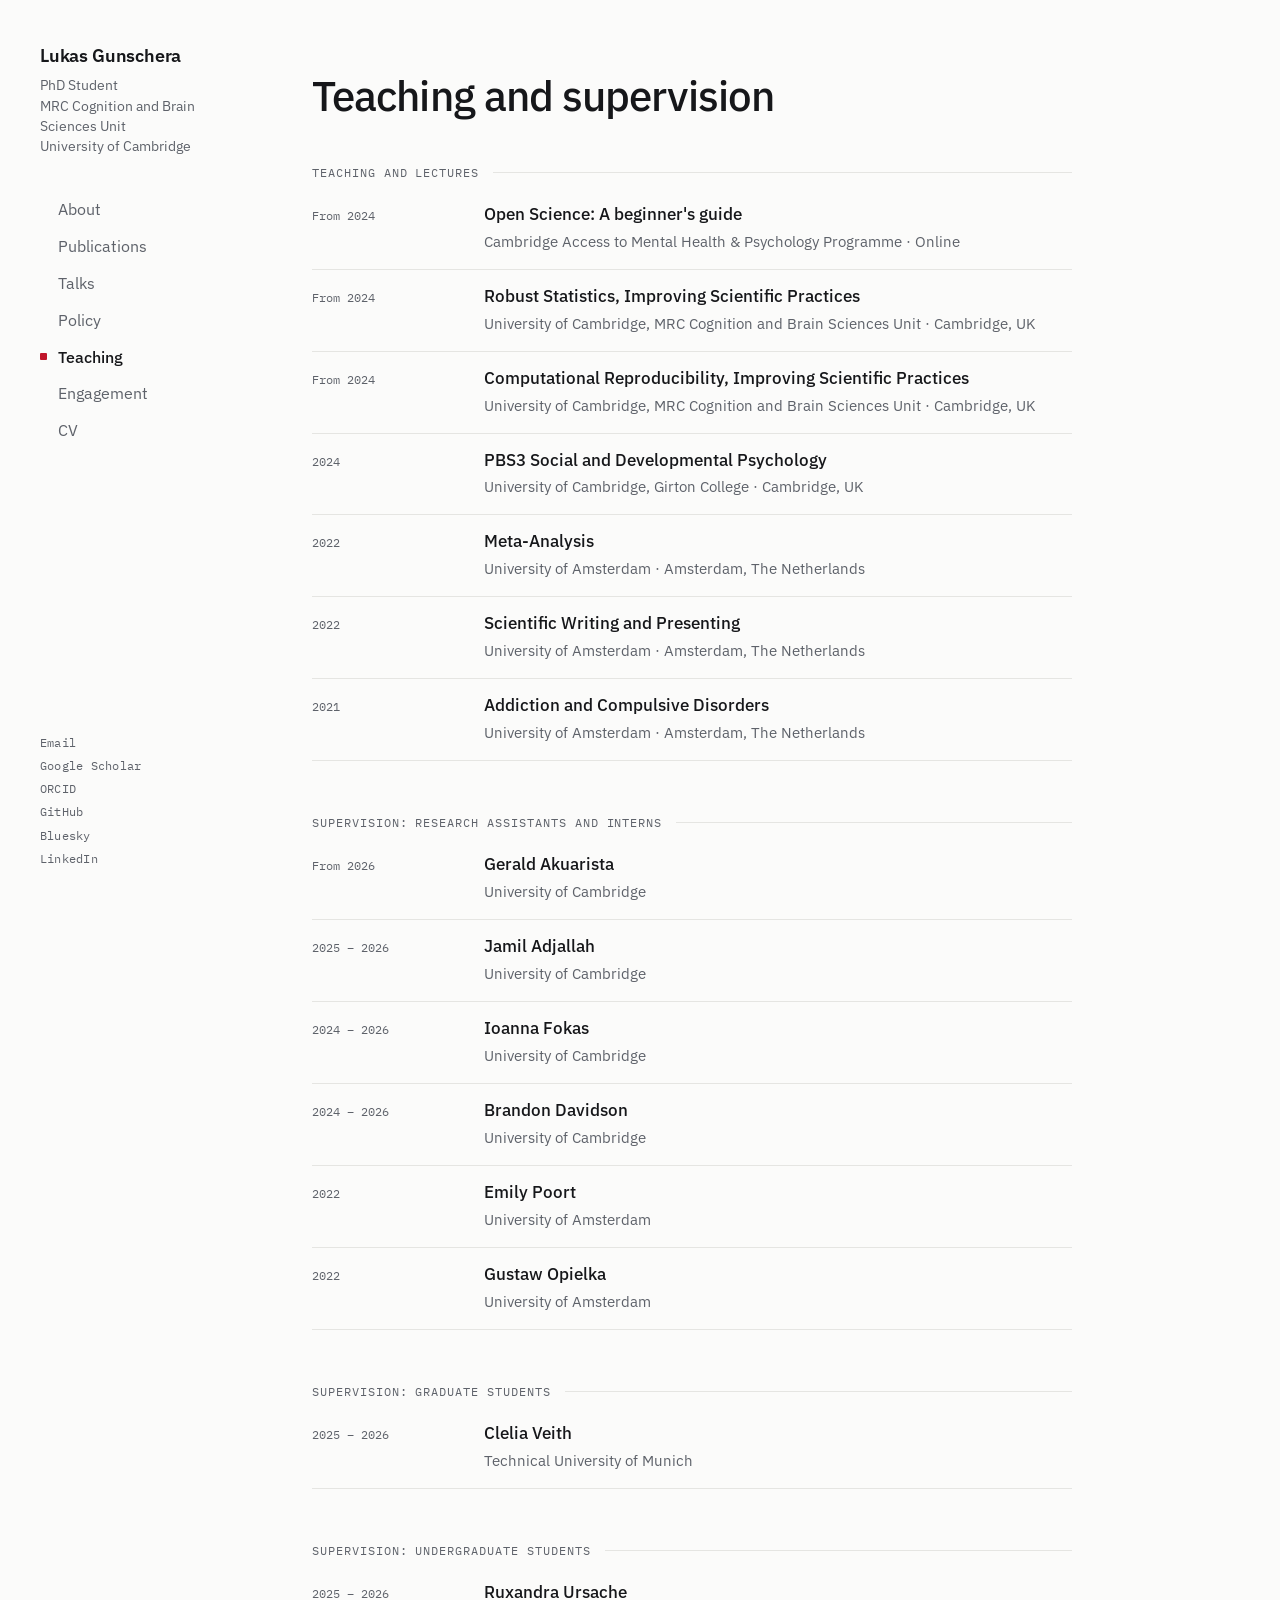
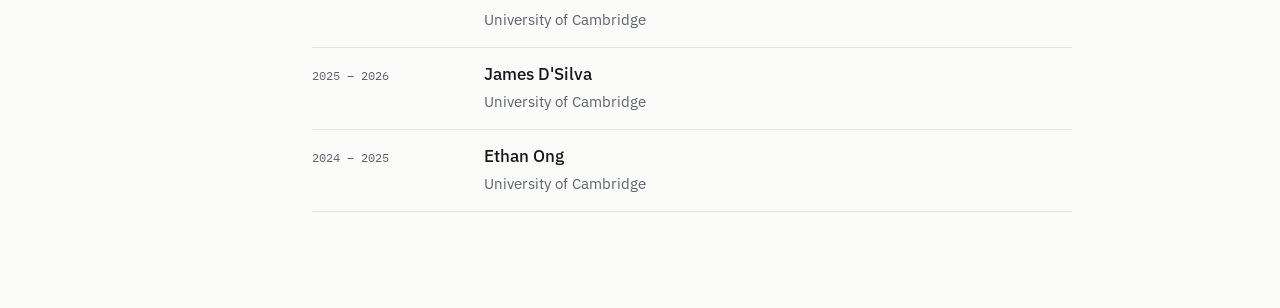
<file: teaching.html>
<!doctype html>
<html lang="en-GB">
<head>
<meta charset="utf-8">
<meta name="viewport" content="width=device-width, initial-scale=1, viewport-fit=cover">
<title>Teaching · Lukas Gunschera</title>
<meta name="description" content="Teaching, lectures and supervision by Lukas Gunschera.">
<link rel="canonical" href="https://lukasgunschera.com/teaching">
<meta property="og:title" content="Teaching · Lukas Gunschera">
<meta property="og:description" content="Teaching, lectures and supervision by Lukas Gunschera.">
<meta property="og:image" content="https://lukasgunschera.com/media/portrait.jpg">
<link rel="icon" href="data:image/svg+xml,%3Csvg xmlns='http://www.w3.org/2000/svg' viewBox='0 0 32 32'%3E%3Crect width='32' height='32' rx='6' fill='%2316171A'/%3E%3Crect x='12' y='12' width='8' height='8' fill='%23C0152A'/%3E%3C/svg%3E">
<link rel="preconnect" href="https://fonts.googleapis.com">
<link rel="preconnect" href="https://fonts.gstatic.com" crossorigin>
<link rel="stylesheet" href="https://fonts.googleapis.com/css2?family=IBM+Plex+Mono:wght@400;500&family=IBM+Plex+Sans:ital,wght@0,400;0,500;0,600;1,400&display=swap">
<link rel="stylesheet" href="/assets/site.css">
<script type="speculationrules">{"prerender":[{"where":{"and":[{"href_matches":"/*"},{"not":{"href_matches":"/media/*"}}]},"eagerness":"moderate"}]}</script>
</head>
<body>
<div class="shell" data-page="teaching">
<a class="sr" href="#main">Skip to content</a>
<aside class="side">
  <div>
    <a class="me" href="/">Lukas Gunschera</a>
    <p class="me-role">PhD Student<br>MRC Cognition and Brain Sciences Unit<br>University of Cambridge</p>
  </div>
  <nav class="nav" aria-label="Main">
    <ul>
      <li><a href="/" data-nav="home">About</a></li>
      <li><a href="/publications" data-nav="publications">Publications</a></li>
      <li><a href="/talks" data-nav="talks">Talks</a></li>
      <li><a href="/policy" data-nav="policy">Policy</a></li>
      <li><a href="/teaching" data-nav="teaching" aria-current="page"><span class="marker" aria-hidden="true"></span>Teaching</a></li>
      <li><a href="/engagement" data-nav="engagement">Engagement</a></li>
      <li><a href="/cv" data-nav="cv">CV</a></li>
    </ul>
  </nav>
  <div class="side-links">
    <a data-email href="#">Email</a>
    <a href="https://scholar.google.com/citations?user=wRydfNQAAAAJ">Google Scholar</a>
    <a href="https://orcid.org/0000-0002-8241-0833">ORCID</a>
    <a href="https://github.com/lukasgunschera">GitHub</a>
    <a href="https://bsky.app/profile/lukasgunschera.com">Bluesky</a>
    <a href="https://www.linkedin.com/in/lukasgunschera/">LinkedIn</a>
  </div>
</aside>
<main class="main" id="main">
  <div class="page">
    <header class="page-head">
      <h1>Teaching and supervision<sup class="count" id="count"></sup></h1>
    </header>
    <div id="content"><div class="loading"></div></div>
    <footer class="foot-links">
    <a data-email href="#">Email</a>
    <a href="https://scholar.google.com/citations?user=wRydfNQAAAAJ">Google Scholar</a>
    <a href="https://orcid.org/0000-0002-8241-0833">ORCID</a>
    <a href="https://github.com/lukasgunschera">GitHub</a>
    <a href="https://bsky.app/profile/lukasgunschera.com">Bluesky</a>
    <a href="https://www.linkedin.com/in/lukasgunschera/">LinkedIn</a>
    </footer>
  </div>
</main>
</div>
<script src="/assets/site.js"></script>
</body>
</html>
</file>
<file: assets/site.css>
/* Layout: a fixed left column (name, menu, profile links) that never moves between pages,
   and a single reading column on the right that changes per page. On phones the menu
   becomes a scrollable row under the name. One accent: the red from the previous site,
   used only for the "you are here" marker, counts and hover states. */
:root{
  --bg:#FBFBFA;
  --text:#16171A;
  --muted:#5E626A;
  --faint:#999DA4;
  --line:#E5E5E2;
  --surface:#F2F2F0;
  --accent:#C0152A;

  --sans:"IBM Plex Sans","Helvetica Neue",Arial,sans-serif;
  --mono:"IBM Plex Mono",ui-monospace,Menlo,Consolas,monospace;

  --side:272px;
  --measure:760px;
}
@media (prefers-color-scheme: dark){
  :root:not([data-theme="light"]){
    --bg:#121315; --text:#E7E8EA; --muted:#A2A6AD; --faint:#6F737A; --line:#26282C; --surface:#1A1B1E; --accent:#FF5B6B; color-scheme:dark;
  }
}
:root[data-theme="dark"]{
  --bg:#121315; --text:#E7E8EA; --muted:#A2A6AD; --faint:#6F737A; --line:#26282C; --surface:#1A1B1E; --accent:#FF5B6B; color-scheme:dark;
}

*,*::before,*::after{box-sizing:border-box}
[hidden]{display:none!important}
html{-webkit-text-size-adjust:100%}
body{margin:0;background:var(--bg);color:var(--text);font-family:var(--sans);font-size:16.5px;line-height:1.6;font-feature-settings:"kern"}
a{color:inherit;text-decoration:none}
p{margin:0}
ul,ol{margin:0;padding:0;list-style:none}
h1,h2,h3{margin:0;font-weight:500;text-wrap:balance}
img{max-width:100%;display:block}
:focus-visible{outline:2px solid var(--accent);outline-offset:3px;border-radius:2px}
::selection{background:var(--accent);color:#fff}
.mono{font-family:var(--mono)}
.sr{position:absolute;width:1px;height:1px;overflow:hidden;clip:rect(0 0 0 0);white-space:nowrap}

/* ———————————— Seamless page changes ———————————— */
@media (prefers-reduced-motion: no-preference){
  @view-transition{navigation:auto}
}
.side{view-transition-name:side}
.marker{view-transition-name:marker}
.main{view-transition-name:main}
::view-transition-old(root),::view-transition-new(root){animation:none}
::view-transition-old(main){animation:120ms ease-out both vt-out}
::view-transition-new(main){animation:300ms cubic-bezier(.2,.7,.2,1) 40ms both vt-in}
::view-transition-group(marker){animation-duration:340ms;animation-timing-function:cubic-bezier(.3,.8,.2,1)}
@keyframes vt-out{to{opacity:0}}
@keyframes vt-in{from{opacity:0;transform:translateY(8px)}}

/* ———————————— Shell ———————————— */
.shell{display:grid;grid-template-columns:var(--side) minmax(0,1fr);min-height:100vh}
.side{position:sticky;top:0;height:100vh;display:flex;flex-direction:column;gap:36px;padding:44px 28px 32px 40px}
.me{display:block;font-size:18px;font-weight:600;letter-spacing:-.01em;line-height:1.3}
.me-role{margin-top:8px;font-size:13.5px;line-height:1.5;color:var(--muted)}
.nav ul{display:flex;flex-direction:column;gap:2px}
.nav a{position:relative;display:inline-flex;align-items:center;padding:5px 0 5px 18px;font-size:15.5px;color:var(--muted);transition:color .15s}
.nav a:hover{color:var(--text)}
.nav a[aria-current="page"]{color:var(--text);font-weight:500}
.marker{position:absolute;left:0;top:50%;width:7px;height:7px;margin-top:-3.5px;background:var(--accent);border-radius:1px}
.nav .ext{font-family:var(--mono);font-size:11px;color:var(--faint);margin-left:6px}
.side-links{margin-top:auto;display:flex;flex-direction:column;gap:4px;font-family:var(--mono);font-size:12px;letter-spacing:.02em}
.side-links a{color:var(--muted);width:max-content}
.side-links a:hover{color:var(--accent)}
.side-foot{font-family:var(--mono);font-size:11px;color:var(--faint)}

.main{min-width:0;padding:72px 56px 96px 40px}
.page{max-width:var(--measure)}
.foot-links{display:none}

/* ———————————— Page heading ———————————— */
.page-head{margin-bottom:44px}
.page-head h1{font-size:clamp(2rem,3.4vw,2.6rem);line-height:1.12;letter-spacing:-.022em;font-weight:500}
.count{font-family:var(--mono);font-size:.34em;font-weight:400;letter-spacing:0;color:var(--accent);vertical-align:super;margin-left:.35em}
.page-meta{margin-top:12px;font-family:var(--mono);font-size:12.5px;color:var(--muted);display:flex;flex-wrap:wrap;align-items:center;gap:4px 14px}
.dot{display:inline-block;width:7px;height:7px;border-radius:50%;background:var(--faint);margin-right:6px;vertical-align:1px}
.dot.live{background:#2F9E5B}
.page-meta>span+span::before{content:"·";margin-right:14px;color:var(--faint)}
.page-head .action{margin-top:18px;display:inline-flex;align-items:center;gap:8px;font-family:var(--mono);font-size:12.5px;letter-spacing:.03em;border:1px solid var(--text);padding:8px 14px;border-radius:999px;transition:background .15s,color .15s}
.page-head .action:hover{background:var(--text);color:var(--bg)}

/* Section labels: small mono caps followed by a hairline */
.sec{margin-top:52px}
.sec:first-child{margin-top:0}
.sec-head{display:flex;align-items:center;gap:14px;margin-bottom:6px;font-family:var(--mono);font-size:12px;letter-spacing:.08em;text-transform:uppercase;color:var(--muted);font-weight:400}
.sec-head::after{content:"";flex:1;height:1px;background:var(--line)}
.sec-head a{order:2;text-transform:none;letter-spacing:.02em;color:var(--muted)}
.sec-head a:hover{color:var(--accent)}

/* ———————————— Entries (talks, policy, teaching, CV …) ———————————— */
.entries>li{display:grid;grid-template-columns:152px minmax(0,1fr);gap:20px;padding:15px 0;border-bottom:1px solid var(--line)}
.when{font-family:var(--mono);font-size:12px;color:var(--muted);padding-top:3px;font-variant-numeric:tabular-nums}
.e-title{font-weight:500;line-height:1.45}
.e-details{margin-top:3px;font-size:15px;color:var(--muted)}
.e-details b,.authors b{color:var(--text);font-weight:600}
.e-links,.actions{margin-top:7px;display:flex;flex-wrap:wrap;gap:4px 16px;font-family:var(--mono);font-size:12px;letter-spacing:.02em}
.e-links a,.actions a,.actions button{color:var(--muted);border-bottom:1px solid var(--line);padding-bottom:1px;transition:color .15s,border-color .15s}
.e-links a:hover,.actions a:hover,.actions button:hover{color:var(--accent);border-color:var(--accent)}
.tag{display:inline-block;margin-left:10px;padding:1px 7px;font-family:var(--mono);font-size:10.5px;font-weight:400;letter-spacing:.06em;text-transform:uppercase;color:var(--muted);border:1px solid var(--line);border-radius:3px;vertical-align:2px;white-space:nowrap}
.tag.hot{color:var(--accent);border-color:var(--accent)}
.chips{display:flex;flex-wrap:wrap;gap:8px;padding-top:12px}
.chips li{font-size:14.5px;color:var(--muted);border:1px solid var(--line);border-radius:999px;padding:3px 12px}

/* Year groups with a sticky year label */
.group{display:grid;grid-template-columns:104px minmax(0,1fr);gap:16px;border-top:1px solid var(--line)}
.group:last-child{border-bottom:1px solid var(--line)}
.group-label{position:sticky;top:24px;align-self:start;padding-top:16px;font-family:var(--mono);font-size:13px;color:var(--text)}
.group-label small{display:block;color:var(--faint);font-size:11.5px}
.group .entries>li{grid-template-columns:44px minmax(0,1fr);gap:16px}
.group .entries>li:last-child,.group .pubs>li:last-child{border-bottom:0}

/* ———————————— Publications ———————————— */
.controls{display:flex;flex-wrap:wrap;align-items:center;justify-content:space-between;gap:14px 24px;margin-bottom:22px}
.seg{display:inline-flex;flex-wrap:wrap;gap:4px;padding:3px;border:1px solid var(--line);border-radius:999px}
.seg button{appearance:none;border:0;background:none;cursor:pointer;font:inherit;font-family:var(--mono);font-size:12px;letter-spacing:.02em;color:var(--muted);padding:6px 12px;border-radius:999px;transition:background .15s,color .15s}
.seg button:hover{color:var(--text)}
.seg button[aria-pressed="true"]{background:var(--text);color:var(--bg)}
.seg .n{opacity:.55;margin-left:5px}
.search{appearance:none;border:0;border-bottom:1px solid var(--line);background:none;color:var(--text);font:inherit;font-size:15px;padding:6px 2px;width:min(240px,100%)}
.search::placeholder{color:var(--faint)}
.search:focus{outline:none;border-color:var(--accent)}
.pubs>li{padding:16px 0;border-bottom:1px solid var(--line)}
.p-title{font-weight:500;font-size:16.5px;line-height:1.45}
.p-title a{background:linear-gradient(var(--accent),var(--accent)) 0 100%/0 1px no-repeat;transition:background-size .25s ease,color .15s}
.p-title a:hover{color:var(--accent);background-size:100% 1px}
.authors{margin-top:4px;font-size:14.5px;line-height:1.55;color:var(--muted)}
.venue{margin-top:2px;font-size:14.5px;color:var(--muted)}
.venue i{color:var(--text)}
.actions button{appearance:none;background:none;border-top:0;border-left:0;border-right:0;cursor:pointer;font:inherit;padding:0 0 1px}
.actions .cited{color:var(--faint)}
.cite{margin-top:12px;background:var(--surface);border-radius:6px;padding:14px 16px;font-size:13.5px}
.cite .row+.row{margin-top:12px}
.cite .row-head{display:flex;justify-content:space-between;gap:12px;font-family:var(--mono);font-size:11.5px;letter-spacing:.06em;text-transform:uppercase;color:var(--muted);margin-bottom:4px}
.cite .row-head button{appearance:none;background:none;border:0;padding:0;cursor:pointer;font:inherit;color:var(--muted)}
.cite .row-head button:hover{color:var(--accent)}
.cite pre{margin:0;white-space:pre-wrap;word-break:break-word;font-family:var(--mono);font-size:12px;line-height:1.55;color:var(--muted)}
.legend{margin-top:16px;font-family:var(--mono);font-size:11.5px;color:var(--faint)}
.empty{padding:20px 0;color:var(--muted)}

/* ———————————— Home ———————————— */
/* Photo beside the first paragraph; the rest of the biography and the interests run full width below it */
.intro{display:grid;grid-template-columns:168px minmax(0,1fr);grid-template-areas:"photo lead" "rest rest" "chips chips";column-gap:36px;align-items:center;margin-bottom:56px}
.portrait{grid-area:photo;width:168px;aspect-ratio:4/5;object-fit:cover;object-position:50% 25%;border-radius:4px;background:var(--surface)}
.bio-lead{grid-area:lead;min-width:0}
.bio-lead p{font-size:18px;line-height:1.62}
.bio-lead p+p{margin-top:14px}
.bio-rest{grid-area:rest;min-width:0}
.bio-rest:not(:empty){margin-top:24px}
.bio-rest p{color:var(--muted);font-size:16.5px;line-height:1.62}
.bio-rest p+p{margin-top:14px}
.intro .chips{grid-area:chips;padding-top:18px}
.home-list>li{display:grid;grid-template-columns:72px minmax(0,1fr);gap:20px;padding:13px 0;border-bottom:1px solid var(--line)}
.home-list .e-title a:hover{color:var(--accent)}

/* Placeholder while content loads (first visit only) */
.loading{height:240px;background:linear-gradient(var(--line),var(--line)) 0 0/100% 1px no-repeat}

/* ———————————— Phones and small tablets ———————————— */
@media (max-width: 900px){
  .shell{grid-template-columns:minmax(0,1fr)}
  .side{position:static;height:auto;gap:14px;padding:22px max(20px,env(safe-area-inset-right,0px)) 0 max(20px,env(safe-area-inset-left,0px));border-bottom:1px solid var(--line)}
  .me-role{margin-top:2px;font-size:13px}
  .nav{margin:0 calc(-1 * max(20px,env(safe-area-inset-left,0px)));overflow-x:auto;scrollbar-width:none;-webkit-mask-image:linear-gradient(90deg,#000 85%,transparent);mask-image:linear-gradient(90deg,#000 85%,transparent)}
  .nav::-webkit-scrollbar{display:none}
  .nav ul{flex-direction:row;gap:22px;padding:0 max(20px,env(safe-area-inset-left,0px));width:max-content}
  .nav a{padding:8px 0 12px}
  .marker{left:0;right:0;top:auto;bottom:-1px;width:auto;height:2px;margin:0;border-radius:0}
  .side-links,.side-foot{display:none}
  .main{padding:40px max(20px,env(safe-area-inset-right,0px)) 64px max(20px,env(safe-area-inset-left,0px))}
  .foot-links{display:flex;flex-wrap:wrap;gap:6px 16px;margin-top:64px;padding-top:20px;border-top:1px solid var(--line);font-family:var(--mono);font-size:12px;color:var(--muted)}
  .foot-links a:hover{color:var(--accent)}
}
@media (max-width: 600px){
  .intro{grid-template-columns:minmax(0,1fr);grid-template-areas:"photo" "lead" "rest" "chips"}
  .portrait{width:132px;margin-bottom:22px}
  .bio-lead p{font-size:17px}
  .bio-rest:not(:empty){margin-top:14px}
  .entries>li,.group,.group .entries>li,.home-list>li{grid-template-columns:minmax(0,1fr);gap:2px}
  .group{gap:0}
  .group-label{position:static;padding-top:14px}
  .controls{flex-direction:column;align-items:stretch}
  .search{width:100%}
}
@media print{
  .side,.controls,.actions button,.cite,.foot-links{display:none!important}
  .shell{display:block}
  .main{padding:0}
}
</file>
